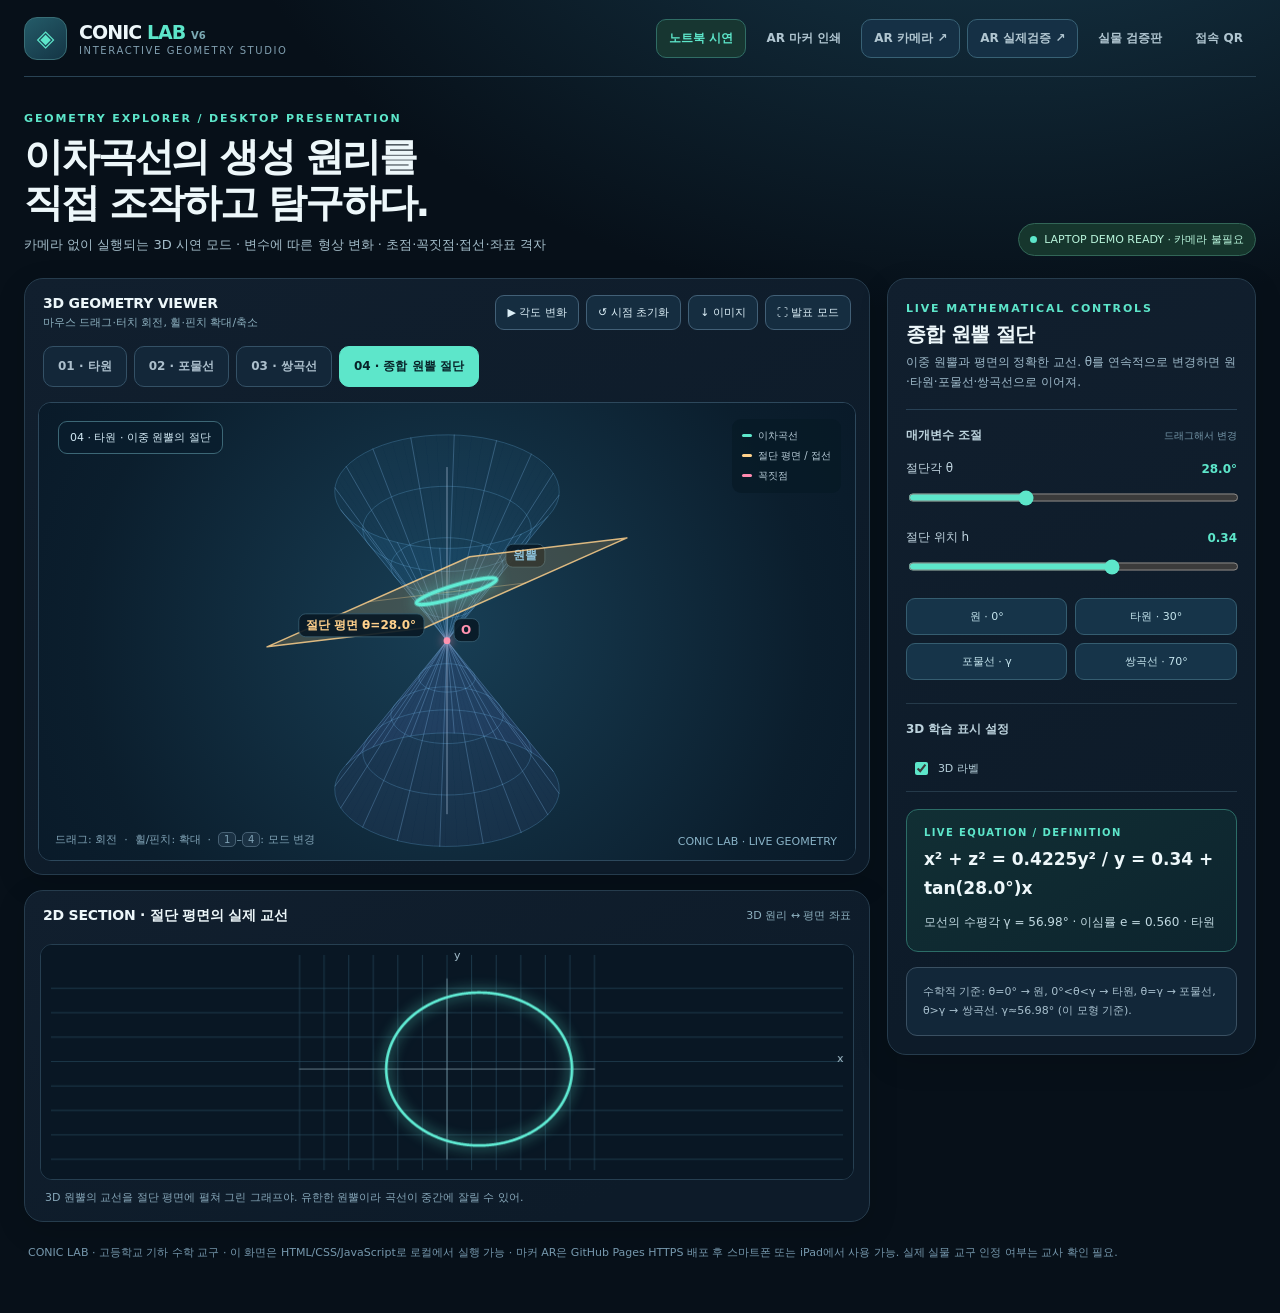
<file: index.html>
<!doctype html>
<html lang="ko">
<head>
<meta charset="utf-8">
<meta name="viewport" content="width=device-width,initial-scale=1,viewport-fit=cover">
<meta name="theme-color" content="#071019">
<meta name="description" content="CONIC LAB: 노트북과 iPad에서 이차곡선의 생성 원리를 조작하고 관찰하는 인터랙티브 기하 교구">
<title>CONIC LAB | 이차곡선 3D 시연실</title>
<link rel="stylesheet" href="desktop.css">
</head>
<body>
<div class="app" id="appRoot">
<header class="topbar">
  <a class="brand" href="index.html" aria-label="홈"><div class="brand-symbol">◈</div><div><div class="brand-name">CONIC <span>LAB</span> <small style="display:inline;font-size:10px;letter-spacing:0;color:#7cabb5">V6</small></div><small>INTERACTIVE GEOMETRY STUDIO</small></div></a>
  <nav class="topnav" aria-label="페이지 탐색">
    <a class="navlink active" href="index.html">노트북 시연</a>
    <a class="navlink" href="markers.html">AR 마커 인쇄</a>
    <a class="navlink ar" href="ar.html" title="HTTPS 배포 후 카메라 사용">AR 카메라 ↗</a>
    <a class="navlink ar" href="ar-verify.html" title="실제 마커 검증 화면">AR 실제검증 ↗</a>
    <a class="navlink" href="math-board.html">실물 검증판</a>
    <a class="navlink" href="qr.html">접속 QR</a>
  </nav>
</header>
<section class="intro">
  <div><span class="eyebrow">GEOMETRY EXPLORER / DESKTOP PRESENTATION</span><h1>이차곡선의 생성 원리를<br>직접 조작하고 탐구하다.</h1><p>카메라 없이 실행되는 3D 시연 모드 · 변수에 따른 형상 변화 · 초점·꼭짓점·접선·좌표 격자</p></div>
  <div class="status"><i></i> LAPTOP DEMO READY · 카메라 불필요</div>
</section>
<main class="layout" id="layout">
  <div class="left">
    <section class="surface" aria-label="3D 도형 뷰어">
      <div class="surface-header"><div><h2>3D GEOMETRY VIEWER</h2><small>마우스 드래그·터치 회전, 휠·핀치 확대/축소</small></div><div class="surface-actions"><button class="tiny-button" id="animBtn">▶ 각도 변화</button><button class="tiny-button" id="resetBtn">↺ 시점 초기화</button><button class="tiny-button" id="captureBtn">↓ 이미지</button><button class="tiny-button" id="wideBtn">⛶ 발표 모드</button></div></div>
      <div class="modebar" role="tablist" aria-label="이차곡선 종류"><button class="mode" role="tab" data-kind="ellipse">01 · 타원</button><button class="mode" role="tab" data-kind="parabola">02 · 포물선</button><button class="mode" role="tab" data-kind="hyperbola">03 · 쌍곡선</button><button class="mode selected" role="tab" data-kind="master" aria-selected="true">04 · 종합 원뿔 절단</button></div>
      <div class="viewer-container" id="viewContainer"><canvas id="threeView" aria-label="수학적 원리를 나타내는 3D 모델"></canvas><div class="corner-tag" id="viewerTitle">04 · 이중 원뿔과 절단 평면</div><div class="legend"><span><i class="swatch"></i> 이차곡선</span><span><i class="swatch gold"></i> 절단 평면 / 접선</span><span><i class="swatch pink"></i> 꼭짓점</span></div><div class="corner-guide">드래그: 회전 &nbsp;·&nbsp; 휠/핀치: 확대 &nbsp;·&nbsp; <span class="kbd">1</span>–<span class="kbd">4</span>: 모드 변경</div></div>
    </section>
    <section class="surface" aria-label="2D 좌표 그래프"><div class="surface-header"><h3 id="graphTitle">2D SECTION · 절단 평면의 교선</h3><small>3D 원리 ↔ 평면 좌표</small></div><div class="graph-wrap"><canvas id="graphView" aria-label="이차곡선 좌표 그래프"></canvas><p id="graphNote" class="graph-caption">절단 평면에 놓인 곡선을 같은 수학 조건으로 계산합니다.</p></div></section>
  </div>
  <aside class="surface controls" aria-label="변수 조작 패널">
    <div class="panel-header"><span class="eyebrow">LIVE MATHEMATICAL CONTROLS</span><h2 id="controlTitle">종합 원뿔 절단</h2><p id="controlDesc">절단 평면의 각도를 움직이면 교선의 종류와 형태가 연속적으로 변해.</p></div>
    <div class="ctrl-group"><div class="ctrl-group-title">매개변수 조절 <span class="tiptxt">드래그해서 변경</span></div><div id="sliderPanel"></div><div id="presets"></div></div>
    <div class="ctrl-group"><div class="ctrl-group-title">3D 학습 표시 설정</div><div id="flagsPanel" class="checkboxes"></div></div>
    <div class="math-card"><div class="math-label">LIVE EQUATION / DEFINITION</div><div class="equation" id="eqText">불러오는 중…</div><div class="details" id="detailText"></div></div>
    <div class="notice" id="notice">종합 모형의 각도 γ는 원뿔의 모선이 수평면과 이루는 각도야. θ = γ일 때 포물선이 나타나.</div>
  </aside>
</main>
<footer class="footer">CONIC LAB · 고등학교 기하 수학 교구 · 이 화면은 HTML/CSS/JavaScript로 로컬에서 실행 가능 · 마커 AR은 GitHub Pages HTTPS 배포 후 스마트폰 또는 iPad에서 사용 가능. 실제 실물 교구 인정 여부는 교사 확인 필요.</footer>
</div>
<div class="toast" id="toast" role="status" aria-live="polite"></div>
<script src="conic-core.js"></script>
<script src="desktop-app.js"></script>
</body>
</html>
</file>
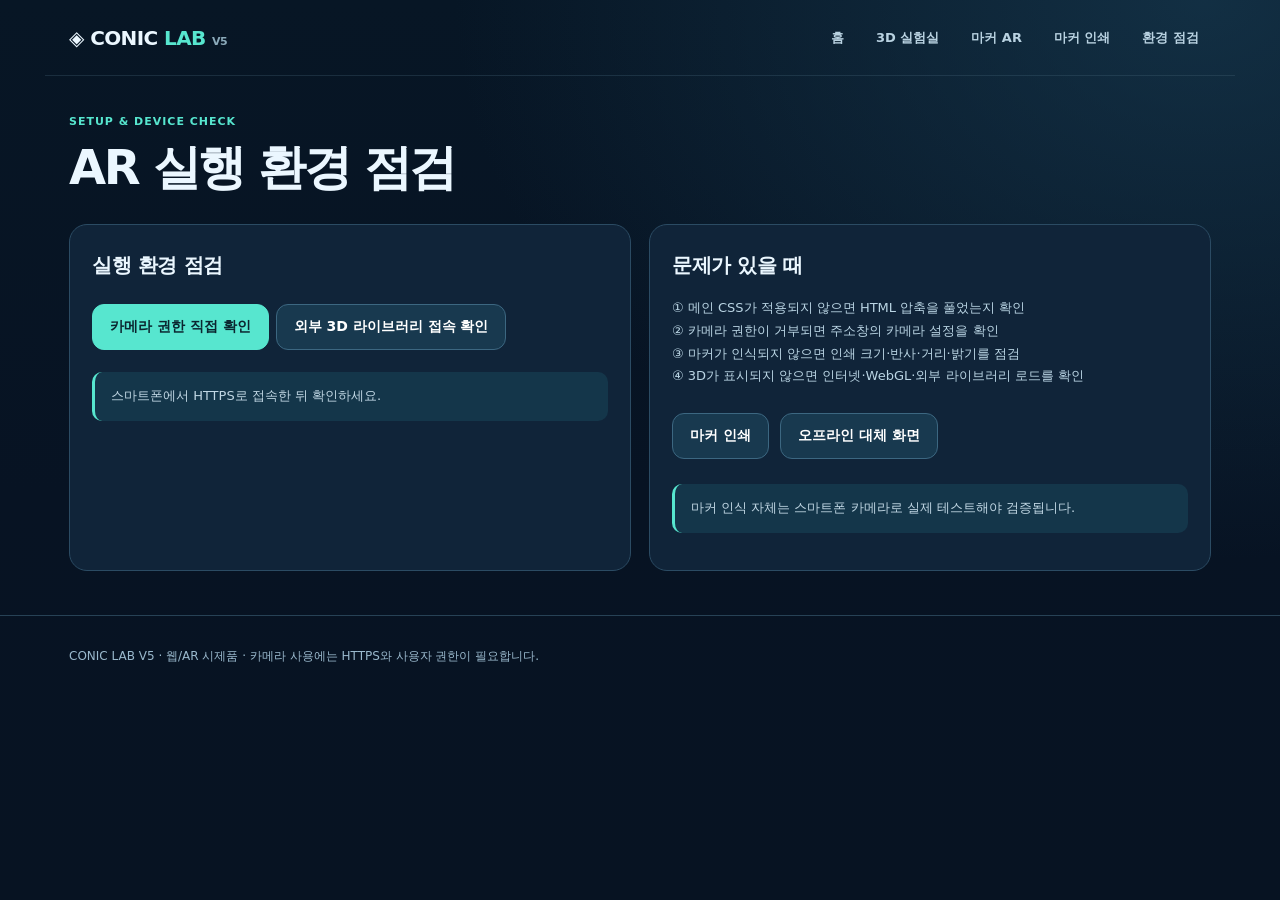
<file: diagnostics.html>
<!doctype html><html lang="ko"><head><meta charset="utf-8"><meta name="viewport" content="width=device-width,initial-scale=1"><meta name="theme-color" content="#071625"><title>AR 실행 환경 점검 | CONIC LAB</title><style>:root{--bg:#06121f;--surface:#102338;--surface2:#152d42;--card:#102439;--stroke:#2b4b63;--ink:#ebf7ff;--muted:#a8c1d2;--teal:#57e6cf;--amber:#ffcf82;--lav:#c7b4ff;--pink:#ff8096;font-family:Inter,system-ui,-apple-system,'Malgun Gothic','Noto Sans KR',sans-serif;color:var(--ink);background:var(--bg)}*{box-sizing:border-box}html{scroll-behavior:smooth}body{margin:0;min-height:100vh;background:radial-gradient(ellipse at 94% 0,#183c53a8 0,transparent 44%),linear-gradient(#071625,#071323 55%,#071322)}a{color:inherit;text-decoration:none}button,input{font:inherit}button{cursor:pointer}button:disabled{opacity:.5;cursor:not-allowed}img{max-width:100%}.container{max-width:1190px;margin:auto;padding:0 24px}.header{height:76px;display:flex;align-items:center;justify-content:space-between;gap:18px;border-bottom:1px solid #45637850}.header .logo{font-size:20px;font-weight:900;letter-spacing:-.03em}.logo span{color:var(--teal)}.header nav{display:flex;gap:8px;flex-wrap:wrap}.header nav a{padding:9px 12px;color:#b9d2e1;font-weight:650;font-size:13px;border-radius:10px}.header nav a:hover,.header nav a.active{background:#17374c;color:#fff}.pill,.tag{font-size:11px;letter-spacing:.09em;font-weight:800;color:var(--teal)}.tag{display:block;margin-bottom:8px}.pill{border:1px solid #397b83;border-radius:99px;padding:7px 11px;display:inline-block;background:#0d313650}.hero{display:grid;grid-template-columns:1.06fr .94fr;gap:32px;align-items:center;padding-top:65px;padding-bottom:75px}.hero h1{font-size:clamp(40px,5.8vw,78px);letter-spacing:-.065em;line-height:1.12;margin:14px 0 18px}.hero h1 strong{color:var(--teal)}.hero p{font-size:16px;line-height:1.85;color:#bfdae8;max-width:560px}.actions{display:flex;flex-wrap:wrap;gap:11px;margin:25px 0}.button{background:#18394f;border:1px solid #3c6781;color:white;padding:13px 17px;border-radius:12px;display:inline-flex;justify-content:center;align-items:center;gap:9px;font-size:14px;font-weight:750;min-height:44px;transition:transform .2s,background .2s}.button:hover{transform:translateY(-1px);background:#28516b}.button.primary{color:#0b2630;background:var(--teal);border-color:var(--teal)}.button.primary:hover{background:#a1f7e9}.button.ghost{background:transparent}.hero-visual{border:1px solid #3d637a;background:radial-gradient(ellipse at center,#22567870,#101d32 70%);border-radius:22px;padding:18px;min-height:420px;display:flex;flex-direction:column;justify-content:center;position:relative;overflow:hidden;box-shadow:0 30px 75px #01091466}.hero-visual img{width:100%;max-width:540px;object-fit:contain;mix-blend-mode:screen;align-self:center}.hero-visual .corner{position:absolute;top:18px;left:20px;font-size:12px;color:#a5c9dd}.hero-visual .caption{font-size:12px;text-align:center;color:#9fbdce}.stats{display:flex;flex-wrap:wrap;gap:16px;margin-top:22px;color:#a1becd;font-size:12px}.stats span:before{content:'●';color:var(--teal);margin-right:8px}.section{padding:24px 0 60px}.section h2{font-size:clamp(25px,4vw,37px);letter-spacing:-.035em}.subtitle{max-width:730px;font-size:14px;color:var(--muted);line-height:1.8}.card-grid{display:grid;grid-template-columns:repeat(4,minmax(0,1fr));gap:14px;margin-top:24px}.card{border:1px solid var(--stroke);border-radius:17px;padding:23px 18px;background:linear-gradient(150deg,#142b40,#0d1d31);min-width:0;box-shadow:0 14px 30px #0002}.card strong{display:block;font-size:21px;margin:12px 0}.card p{font-size:13px;color:#b0c8d7;line-height:1.8}.card .bubble{width:48px;height:48px;border-radius:13px;background:#1a404e;display:flex;align-items:center;justify-content:center;font-weight:900;font-size:27px;color:var(--teal)}.card:nth-child(2) .bubble{background:#463922;color:var(--amber)}.card:nth-child(3) .bubble{background:#30294e;color:var(--lav)}.card:nth-child(4) .bubble{background:#48303a;color:#ff9fac}.mini{font-size:11px;color:#7ea5b9;letter-spacing:.1em}.info-row{display:grid;grid-template-columns:1fr 1fr;gap:18px}.panel{border:1px solid var(--stroke);border-radius:18px;background:var(--card);padding:22px;min-width:0}.panel h3{margin:5px 0 18px;font-size:20px;letter-spacing:-.02em}.panel .explain{color:var(--muted);font-size:13px;line-height:1.7}.steps{display:grid;grid-template-columns:repeat(3,1fr);gap:12px}.step{background:#112a40;border:1px solid #34516a;border-radius:14px;padding:20px}.step b{display:block;color:var(--teal);font-size:24px;margin-bottom:9px}.step p{font-size:13px;color:#aac5d7;line-height:1.6}.footer{padding:30px 0;border-top:1px solid #274256;color:#9ab9cd;font-size:12px;line-height:1.8;margin-top:44px}.explore-header{padding-top:39px}.explore-header h1{font-size:clamp(30px,4.6vw,48px);letter-spacing:-.05em;margin:7px 0 5px}.explore-grid{display:grid;grid-template-columns:minmax(0,1.45fr) minmax(310px,.9fr);gap:16px;align-items:start;margin:21px 0}.viewer-stack{display:grid;gap:16px}.viewer-shell{height:min(52vh,480px);min-height:330px;background:radial-gradient(ellipse at 50% 55%,#21435e,#0a1b2e 70%);border:1px solid #33536d;border-radius:16px;overflow:hidden;position:relative}.viewer-shell canvas{display:block;width:100%;height:100%}.viewer-badge{position:absolute;top:15px;left:17px;color:#e5f9ff;font-size:12px;font-weight:700;z-index:2;background:#061828ad;padding:9px 11px;border-radius:8px}.viewer-hint{position:absolute;bottom:12px;right:15px;font-size:11px;color:#96bed4;background:#061828c8;padding:7px 9px;border-radius:7px}.graph-canvas{width:100%;height:295px;background:#081c2e;border:1px solid #304a63;border-radius:12px;display:block}.panel-title h3{margin:0 0 16px;font-size:21px}.range-row{margin:17px 0 20px}.range-label{display:flex;align-items:center;justify-content:space-between;gap:10px;margin-bottom:8px}.range-label label{font-size:13px;color:#dcecf6;font-weight:700}.range-label output{font-size:13px;color:var(--teal);font-variant-numeric:tabular-nums}.range-row input[type=range]{width:100%;accent-color:var(--teal)}.math-pane{border:1px solid #345975;background:#091b2c;padding:16px;border-radius:13px;margin-top:18px}.formula{font-size:16px;color:#f0f9ff;line-height:1.7;font-weight:750;overflow-wrap:anywhere}.math-details{white-space:pre-line;font-size:12px;line-height:1.85;color:#abc8dc;margin-top:10px}.toggles{display:flex;gap:7px;flex-wrap:wrap;margin-top:15px}.toggle{background:#19344b;border:1px solid #385976;border-radius:9px;padding:7px 9px;font-size:12px;color:#cee2f0;cursor:pointer;white-space:nowrap}.toggle input{accent-color:var(--teal);vertical-align:-1px}.preset-row{display:grid;grid-template-columns:repeat(2,1fr);gap:6px;margin:17px 0}.preset-row button,.subbutton{padding:10px;border:1px solid #45667e;border-radius:9px;background:#1c3a50;color:#e5f5fa;font-size:12px}.preset-row button:hover,.subbutton:hover{background:#2d5671}.subbutton{width:100%;margin:10px 0}.kind-tabs{display:flex;gap:8px;flex-wrap:wrap;margin:14px 0}.kind-tabs button{border:1px solid #46647c;background:#142c43;color:#cbe5f0;border-radius:10px;padding:11px 15px;font-weight:750;font-size:13px}.kind-tabs button.active{background:var(--teal);color:#062931;border-color:var(--teal)}.notice{border-left:3px solid var(--teal);border-radius:10px;padding:13px 16px;background:#14364a;color:#c1d7e4;font-size:13px;line-height:1.75;margin:15px 0}.hidden{display:none!important}.print-sheet{background:white;color:#142333;width:210mm;min-height:297mm;padding:15mm;margin:18px auto;box-shadow:0 15px 40px #0004;display:grid;grid-template-columns:1fr 1fr;grid-template-rows:1fr 1fr;gap:13mm}.print-marker{border:1px dashed #c4ced7;display:flex;flex-direction:column;align-items:center;justify-content:center;padding:5mm;text-align:center;gap:6px;min-width:0}.print-marker img{width:76mm;height:76mm;max-width:100%;image-rendering:pixelated}.print-marker strong{font-size:16px}.print-marker p{font-size:10px;color:#456075;margin:0}.print-hint{grid-column:1/-1;font-size:10px;color:#556b7f;text-align:center}.print-sheet{grid-template-rows:1fr 1fr auto}.print-sheet .print-marker{grid-row:span 1}.light-mode{background:#e8f0f7;color:#1b2e40}.light-mode .panel{background:white;color:#132637}.light-mode .header nav a,.light-mode .header .logo{color:#182d40}.light-mode .subtitle{color:#526d80}.light-mode .header{border-color:#cbd6e0}.light-mode .footer{color:#526d80}#qr-output{background:#fff;padding:20px;display:inline-block;border-radius:12px;margin:20px auto}.qr-wrapper{text-align:center}.field{display:block;color:#dcecf6;margin:14px 0 7px;font-size:13px;font-weight:700}.input{width:100%;border:1px solid #4a6d81;background:#0b2237;padding:13px;border-radius:10px;color:white}.ar-body{overflow:hidden;height:100dvh;background:#050f1d}.ar-body .camera{position:fixed;inset:0}.ar-body a-scene{width:100%!important;height:100%!important}.ar-top{position:fixed;z-index:999;top:0;left:0;right:0;display:flex;justify-content:space-between;gap:8px;align-items:flex-start;padding:calc(env(safe-area-inset-top) + 14px) 14px 30px;background:linear-gradient(#071525ee,#07152500);pointer-events:none}.ar-top>*{pointer-events:auto}.ar-top a{font-size:12px;background:#0a2948cb;border:1px solid #50768f;border-radius:9px;padding:10px;color:#edfaff}.ar-top b{font-size:17px}.ar-bottom{position:fixed;z-index:999;bottom:0;right:0;width:min(430px,100%);max-height:68dvh;overflow:auto;background:linear-gradient(#091a2ded,#071424f7);border:1px solid #315775;border-radius:18px 18px 0 0;padding:13px 17px calc(env(safe-area-inset-bottom) + 15px);backdrop-filter:blur(13px)}.ar-status{text-align:center;font-size:12px;padding:9px;border-radius:99px;border:1px solid #456a83;color:#d5eafa;background:#102c42;margin-bottom:9px}.ar-status.ok{background:#0d443e;border-color:#38ab99;color:#cefff2}.ar-warning{font-size:11px;color:#9fc0d2;line-height:1.6;margin:10px 0}.ar-bottom .range-row{margin:11px 0}.ar-bottom .panel-title h3{font-size:16px;margin-bottom:8px}.ar-bottom .formula{font-size:13px}.ar-bottom .math-details{font-size:11px}.ar-bottom .toggles{margin:9px 0}.ar-banner{position:fixed;z-index:500;top:28%;left:8%;right:8%;max-width:500px;margin:auto;background:#0b2539eb;border:1px solid #4b7788;border-radius:16px;text-align:center;padding:19px;color:white;line-height:1.75;font-size:14px;pointer-events:none}.ar-banner.hidden{display:none}.graph-note{color:#a1bed2;font-size:12px;margin-top:10px;line-height:1.7}@media(max-width:940px){.hero{grid-template-columns:1fr}.hero-visual{min-height:310px}.explore-grid{grid-template-columns:1fr}.card-grid{grid-template-columns:repeat(2,1fr)}.hero{padding-top:35px}.steps{grid-template-columns:1fr}.ar-bottom{width:min(440px,100%)}}@media(max-width:600px){.container{padding:0 16px}.header{height:auto;min-height:70px;align-items:flex-start;padding:15px 0;flex-direction:column}.header nav{gap:3px}.header nav a{font-size:11px;padding:7px}.hero h1{font-size:43px}.hero-visual{min-height:260px}.hero-visual img{max-width:310px}.card-grid{gap:9px}.card{padding:14px}.card strong{font-size:17px}.card p{font-size:12px}.viewer-shell{min-height:270px;height:40vh}.panel{padding:17px}.print-sheet{width:100%;min-height:auto;grid-template-columns:1fr;grid-template-rows:none;gap:6mm;padding:9mm}.print-marker img{width:75mm;height:75mm}.ar-top b{font-size:14px}}@page{size:A4;margin:0}@media print{.no-print,.header,.footer,.print-hud{display:none!important}html,body{background:white!important;margin:0!important}.print-sheet{width:210mm;height:297mm;min-height:297mm;max-height:297mm;margin:0;box-shadow:none;padding:12mm 14mm;grid-template-columns:1fr 1fr;grid-template-rows:1fr 1fr auto;gap:8mm;break-after:page}.print-marker{border:1px solid #dbe4e8}.print-marker img{width:74mm;height:74mm}.print-sheet:last-of-type{break-after:auto}}
.ar-bottom.collapsed .controls-content{display:none}.ar-bottom.collapsed{max-height:90px}.ar-bottom .ar-minihead{display:flex;align-items:center;justify-content:space-between;gap:12px}.ar-minihead button{border:1px solid #43627c;background:#143550;border-radius:8px;color:white;padding:7px 9px;font-size:12px}.ar-bottom .ar-banner{position:fixed;left:5%;right:5%}
</style><style>.testline{display:flex;justify-content:space-between;align-items:center;gap:10px;padding:12px;border-bottom:1px solid #28465c}.testline small{color:#a8c1d2}.pass{color:#57e6cf}.warn{color:#ffcf82}.fail{color:#ff8096}.help{font-size:13px;color:#bad5e4;line-height:1.75}.standalonecanvas{display:block;width:100%;max-height:560px;background:#071b30;border:1px solid #34546a;border-radius:16px}.testbtn{margin:7px 7px 7px 0}</style></head><body><header class="header container"><a href="index.html" class="logo">◈ CONIC <span>LAB</span> <small style="font-size:11px;color:#8baaba">V5</small></a><nav><a href="index.html">홈</a><a href="lab.html">3D 실험실</a><a href="ar.html">마커 AR</a><a href="markers.html">마커 인쇄</a><a href="diagnostics.html">환경 점검</a></nav></header><main class="container"><section class="explore-header"><span class="tag">SETUP & DEVICE CHECK</span><h1>AR 실행 환경 점검</h1></section><div class="info-row" style="margin:24px 0"><div class="panel"><h3>실행 환경 점검</h3><div id="checks"></div><button class="button primary testbtn" id="camera">카메라 권한 직접 확인</button><button class="button testbtn" id="network">외부 3D 라이브러리 접속 확인</button><div id="result" class="notice">스마트폰에서 HTTPS로 접속한 뒤 확인하세요.</div></div><div class="panel"><h3>문제가 있을 때</h3><p class="help">① 메인 CSS가 적용되지 않으면 HTML 압축을 풀었는지 확인<br>② 카메라 권한이 거부되면 주소창의 카메라 설정을 확인<br>③ 마커가 인식되지 않으면 인쇄 크기·반사·거리·밝기를 점검<br>④ 3D가 표시되지 않으면 인터넷·WebGL·외부 라이브러리 로드를 확인</p><div class="actions"><a class="button" href="markers.html">마커 인쇄</a><a class="button" href="offline-demo.html">오프라인 대체 화면</a></div><div class="notice">마커 인식 자체는 스마트폰 카메라로 실제 테스트해야 검증됩니다.</div></div></div></main><footer class="footer"><div class="container">CONIC LAB V5 · 웹/AR 시제품 · 카메라 사용에는 HTTPS와 사용자 권한이 필요합니다.</div></footer><script>(()=>{const checks=document.getElementById('checks'),result=document.getElementById('result');function add(n,value,pass,help){let row=document.createElement('div');row.className='testline';const txt=document.createElement('span');txt.textContent=n;const state=document.createElement('span');state.textContent=value;state.className=pass?'pass':'warn';row.append(txt,state);checks.append(row);if(help){let h=document.createElement('small');h.textContent=help;checks.append(h)}}const secure=location.protocol==='https:'||location.hostname==='localhost';add('HTTPS 또는 localhost',secure?'충족':'확인 필요',secure);add('WebGL',(()=>{try{const c=document.createElement('canvas');return !!(c.getContext('webgl2')||c.getContext('webgl'))}catch(e){return false}})()?'지원':'미지원',Boolean((()=>{try{return document.createElement('canvas').getContext('webgl')}catch(e){return false}})()));add('카메라 인터페이스',!!navigator.mediaDevices?.getUserMedia?'사용 가능':'이용 불가',!!navigator.mediaDevices?.getUserMedia);Promise.all(['markers/ellipse.patt','markers/parabola.patt','markers/hyperbola.patt','markers/master.patt'].map(u=>fetch(u).then(r=>r.ok))).then(s=>add('마커 패턴 파일 4개',s.every(Boolean)?'모두 확인':'일부 누락',s.every(Boolean))).catch(()=>add('마커 패턴 파일','확인 실패',false));document.getElementById('camera').onclick=async()=>{try{const stream=await navigator.mediaDevices.getUserMedia({video:{facingMode:'environment'}});stream.getTracks().forEach(t=>t.stop());result.textContent='카메라 권한 확인 완료. 이제 AR 페이지로 이동하세요.'}catch(e){result.textContent='카메라 권한 확인 실패: '+e.message}};document.getElementById('network').onclick=async()=>{const url='https://aframe.io/releases/1.6.0/aframe.min.js';try{const r=await fetch(url,{mode:'no-cors'});result.textContent='외부 라이브러리에 연결을 요청했습니다. 실제 실행 성공 여부는 AR 화면에서 확인해야 합니다.'}catch(e){result.textContent='외부 라이브러리 연결 실패: '+e.message}}}})();</script></body></html>
</file>
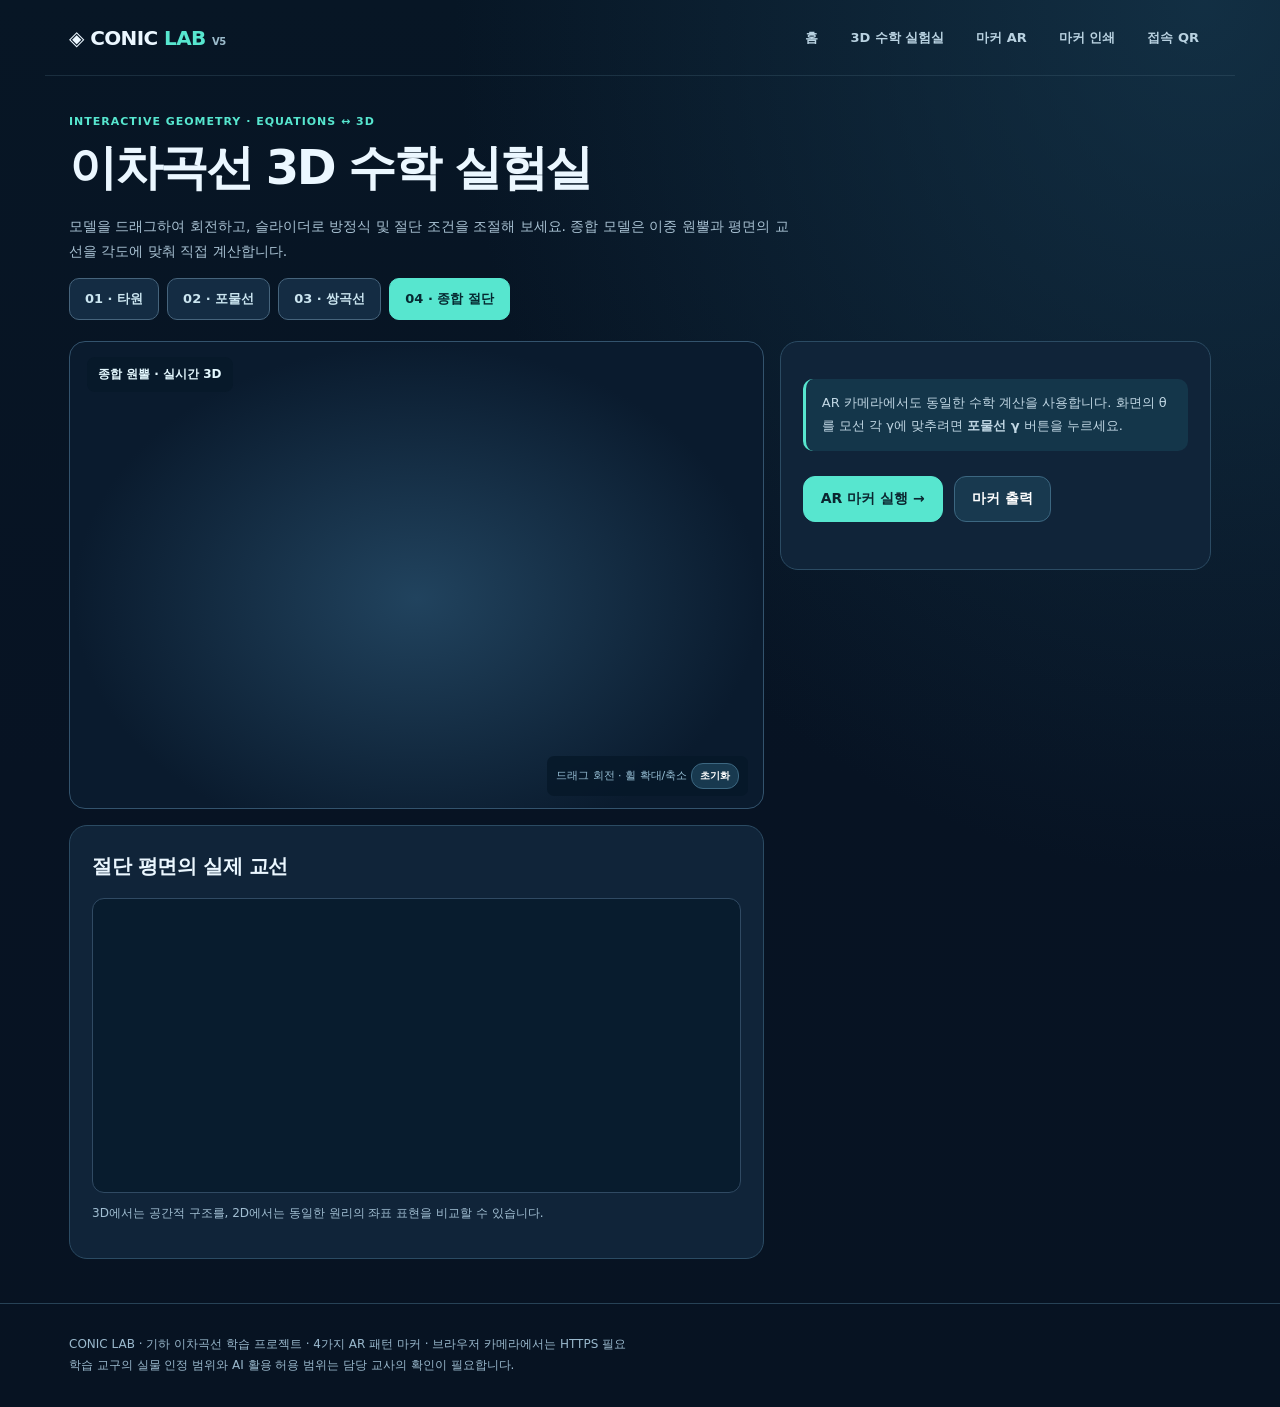
<file: lab.html>
<!doctype html><html lang="ko"><head><meta charset="utf-8"><meta name="viewport" content="width=device-width,initial-scale=1,viewport-fit=cover"><meta name="theme-color" content="#071625"><meta name="description" content="CONIC LAB 수학적 원리 기반 마커 AR 이차곡선 학습 도구"><title>3D 수학 실험실 | CONIC LAB</title><style>:root{--bg:#06121f;--surface:#102338;--surface2:#152d42;--card:#102439;--stroke:#2b4b63;--ink:#ebf7ff;--muted:#a8c1d2;--teal:#57e6cf;--amber:#ffcf82;--lav:#c7b4ff;--pink:#ff8096;font-family:Inter,system-ui,-apple-system,'Malgun Gothic','Noto Sans KR',sans-serif;color:var(--ink);background:var(--bg)}*{box-sizing:border-box}html{scroll-behavior:smooth}body{margin:0;min-height:100vh;background:radial-gradient(ellipse at 94% 0,#183c53a8 0,transparent 44%),linear-gradient(#071625,#071323 55%,#071322)}a{color:inherit;text-decoration:none}button,input{font:inherit}button{cursor:pointer}button:disabled{opacity:.5;cursor:not-allowed}img{max-width:100%}.container{max-width:1190px;margin:auto;padding:0 24px}.header{height:76px;display:flex;align-items:center;justify-content:space-between;gap:18px;border-bottom:1px solid #45637850}.header .logo{font-size:20px;font-weight:900;letter-spacing:-.03em}.logo span{color:var(--teal)}.header nav{display:flex;gap:8px;flex-wrap:wrap}.header nav a{padding:9px 12px;color:#b9d2e1;font-weight:650;font-size:13px;border-radius:10px}.header nav a:hover,.header nav a.active{background:#17374c;color:#fff}.pill,.tag{font-size:11px;letter-spacing:.09em;font-weight:800;color:var(--teal)}.tag{display:block;margin-bottom:8px}.pill{border:1px solid #397b83;border-radius:99px;padding:7px 11px;display:inline-block;background:#0d313650}.hero{display:grid;grid-template-columns:1.06fr .94fr;gap:32px;align-items:center;padding-top:65px;padding-bottom:75px}.hero h1{font-size:clamp(40px,5.8vw,78px);letter-spacing:-.065em;line-height:1.12;margin:14px 0 18px}.hero h1 strong{color:var(--teal)}.hero p{font-size:16px;line-height:1.85;color:#bfdae8;max-width:560px}.actions{display:flex;flex-wrap:wrap;gap:11px;margin:25px 0}.button{background:#18394f;border:1px solid #3c6781;color:white;padding:13px 17px;border-radius:12px;display:inline-flex;justify-content:center;align-items:center;gap:9px;font-size:14px;font-weight:750;min-height:44px;transition:transform .2s,background .2s}.button:hover{transform:translateY(-1px);background:#28516b}.button.primary{color:#0b2630;background:var(--teal);border-color:var(--teal)}.button.primary:hover{background:#a1f7e9}.button.ghost{background:transparent}.hero-visual{border:1px solid #3d637a;background:radial-gradient(ellipse at center,#22567870,#101d32 70%);border-radius:22px;padding:18px;min-height:420px;display:flex;flex-direction:column;justify-content:center;position:relative;overflow:hidden;box-shadow:0 30px 75px #01091466}.hero-visual img{width:100%;max-width:540px;object-fit:contain;mix-blend-mode:screen;align-self:center}.hero-visual .corner{position:absolute;top:18px;left:20px;font-size:12px;color:#a5c9dd}.hero-visual .caption{font-size:12px;text-align:center;color:#9fbdce}.stats{display:flex;flex-wrap:wrap;gap:16px;margin-top:22px;color:#a1becd;font-size:12px}.stats span:before{content:'●';color:var(--teal);margin-right:8px}.section{padding:24px 0 60px}.section h2{font-size:clamp(25px,4vw,37px);letter-spacing:-.035em}.subtitle{max-width:730px;font-size:14px;color:var(--muted);line-height:1.8}.card-grid{display:grid;grid-template-columns:repeat(4,minmax(0,1fr));gap:14px;margin-top:24px}.card{border:1px solid var(--stroke);border-radius:17px;padding:23px 18px;background:linear-gradient(150deg,#142b40,#0d1d31);min-width:0;box-shadow:0 14px 30px #0002}.card strong{display:block;font-size:21px;margin:12px 0}.card p{font-size:13px;color:#b0c8d7;line-height:1.8}.card .bubble{width:48px;height:48px;border-radius:13px;background:#1a404e;display:flex;align-items:center;justify-content:center;font-weight:900;font-size:27px;color:var(--teal)}.card:nth-child(2) .bubble{background:#463922;color:var(--amber)}.card:nth-child(3) .bubble{background:#30294e;color:var(--lav)}.card:nth-child(4) .bubble{background:#48303a;color:#ff9fac}.mini{font-size:11px;color:#7ea5b9;letter-spacing:.1em}.info-row{display:grid;grid-template-columns:1fr 1fr;gap:18px}.panel{border:1px solid var(--stroke);border-radius:18px;background:var(--card);padding:22px;min-width:0}.panel h3{margin:5px 0 18px;font-size:20px;letter-spacing:-.02em}.panel .explain{color:var(--muted);font-size:13px;line-height:1.7}.steps{display:grid;grid-template-columns:repeat(3,1fr);gap:12px}.step{background:#112a40;border:1px solid #34516a;border-radius:14px;padding:20px}.step b{display:block;color:var(--teal);font-size:24px;margin-bottom:9px}.step p{font-size:13px;color:#aac5d7;line-height:1.6}.footer{padding:30px 0;border-top:1px solid #274256;color:#9ab9cd;font-size:12px;line-height:1.8;margin-top:44px}.explore-header{padding-top:39px}.explore-header h1{font-size:clamp(30px,4.6vw,48px);letter-spacing:-.05em;margin:7px 0 5px}.explore-grid{display:grid;grid-template-columns:minmax(0,1.45fr) minmax(310px,.9fr);gap:16px;align-items:start;margin:21px 0}.viewer-stack{display:grid;gap:16px}.viewer-shell{height:min(52vh,480px);min-height:330px;background:radial-gradient(ellipse at 50% 55%,#21435e,#0a1b2e 70%);border:1px solid #33536d;border-radius:16px;overflow:hidden;position:relative}.viewer-shell canvas{display:block;width:100%;height:100%}.viewer-badge{position:absolute;top:15px;left:17px;color:#e5f9ff;font-size:12px;font-weight:700;z-index:2;background:#061828ad;padding:9px 11px;border-radius:8px}.viewer-hint{position:absolute;bottom:12px;right:15px;font-size:11px;color:#96bed4;background:#061828c8;padding:7px 9px;border-radius:7px}.graph-canvas{width:100%;height:295px;background:#081c2e;border:1px solid #304a63;border-radius:12px;display:block}.panel-title h3{margin:0 0 16px;font-size:21px}.range-row{margin:17px 0 20px}.range-label{display:flex;align-items:center;justify-content:space-between;gap:10px;margin-bottom:8px}.range-label label{font-size:13px;color:#dcecf6;font-weight:700}.range-label output{font-size:13px;color:var(--teal);font-variant-numeric:tabular-nums}.range-row input[type=range]{width:100%;accent-color:var(--teal)}.math-pane{border:1px solid #345975;background:#091b2c;padding:16px;border-radius:13px;margin-top:18px}.formula{font-size:16px;color:#f0f9ff;line-height:1.7;font-weight:750;overflow-wrap:anywhere}.math-details{white-space:pre-line;font-size:12px;line-height:1.85;color:#abc8dc;margin-top:10px}.toggles{display:flex;gap:7px;flex-wrap:wrap;margin-top:15px}.toggle{background:#19344b;border:1px solid #385976;border-radius:9px;padding:7px 9px;font-size:12px;color:#cee2f0;cursor:pointer;white-space:nowrap}.toggle input{accent-color:var(--teal);vertical-align:-1px}.preset-row{display:grid;grid-template-columns:repeat(2,1fr);gap:6px;margin:17px 0}.preset-row button,.subbutton{padding:10px;border:1px solid #45667e;border-radius:9px;background:#1c3a50;color:#e5f5fa;font-size:12px}.preset-row button:hover,.subbutton:hover{background:#2d5671}.subbutton{width:100%;margin:10px 0}.kind-tabs{display:flex;gap:8px;flex-wrap:wrap;margin:14px 0}.kind-tabs button{border:1px solid #46647c;background:#142c43;color:#cbe5f0;border-radius:10px;padding:11px 15px;font-weight:750;font-size:13px}.kind-tabs button.active{background:var(--teal);color:#062931;border-color:var(--teal)}.notice{border-left:3px solid var(--teal);border-radius:10px;padding:13px 16px;background:#14364a;color:#c1d7e4;font-size:13px;line-height:1.75;margin:15px 0}.hidden{display:none!important}.print-sheet{background:white;color:#142333;width:210mm;min-height:297mm;padding:15mm;margin:18px auto;box-shadow:0 15px 40px #0004;display:grid;grid-template-columns:1fr 1fr;grid-template-rows:1fr 1fr;gap:13mm}.print-marker{border:1px dashed #c4ced7;display:flex;flex-direction:column;align-items:center;justify-content:center;padding:5mm;text-align:center;gap:6px;min-width:0}.print-marker img{width:76mm;height:76mm;max-width:100%;image-rendering:pixelated}.print-marker strong{font-size:16px}.print-marker p{font-size:10px;color:#456075;margin:0}.print-hint{grid-column:1/-1;font-size:10px;color:#556b7f;text-align:center}.print-sheet{grid-template-rows:1fr 1fr auto}.print-sheet .print-marker{grid-row:span 1}.light-mode{background:#e8f0f7;color:#1b2e40}.light-mode .panel{background:white;color:#132637}.light-mode .header nav a,.light-mode .header .logo{color:#182d40}.light-mode .subtitle{color:#526d80}.light-mode .header{border-color:#cbd6e0}.light-mode .footer{color:#526d80}#qr-output{background:#fff;padding:20px;display:inline-block;border-radius:12px;margin:20px auto}.qr-wrapper{text-align:center}.field{display:block;color:#dcecf6;margin:14px 0 7px;font-size:13px;font-weight:700}.input{width:100%;border:1px solid #4a6d81;background:#0b2237;padding:13px;border-radius:10px;color:white}.ar-body{overflow:hidden;height:100dvh;background:#050f1d}.ar-body .camera{position:fixed;inset:0}.ar-body a-scene{width:100%!important;height:100%!important}.ar-top{position:fixed;z-index:999;top:0;left:0;right:0;display:flex;justify-content:space-between;gap:8px;align-items:flex-start;padding:calc(env(safe-area-inset-top) + 14px) 14px 30px;background:linear-gradient(#071525ee,#07152500);pointer-events:none}.ar-top>*{pointer-events:auto}.ar-top a{font-size:12px;background:#0a2948cb;border:1px solid #50768f;border-radius:9px;padding:10px;color:#edfaff}.ar-top b{font-size:17px}.ar-bottom{position:fixed;z-index:999;bottom:0;right:0;width:min(430px,100%);max-height:68dvh;overflow:auto;background:linear-gradient(#091a2ded,#071424f7);border:1px solid #315775;border-radius:18px 18px 0 0;padding:13px 17px calc(env(safe-area-inset-bottom) + 15px);backdrop-filter:blur(13px)}.ar-status{text-align:center;font-size:12px;padding:9px;border-radius:99px;border:1px solid #456a83;color:#d5eafa;background:#102c42;margin-bottom:9px}.ar-status.ok{background:#0d443e;border-color:#38ab99;color:#cefff2}.ar-warning{font-size:11px;color:#9fc0d2;line-height:1.6;margin:10px 0}.ar-bottom .range-row{margin:11px 0}.ar-bottom .panel-title h3{font-size:16px;margin-bottom:8px}.ar-bottom .formula{font-size:13px}.ar-bottom .math-details{font-size:11px}.ar-bottom .toggles{margin:9px 0}.ar-banner{position:fixed;z-index:500;top:28%;left:8%;right:8%;max-width:500px;margin:auto;background:#0b2539eb;border:1px solid #4b7788;border-radius:16px;text-align:center;padding:19px;color:white;line-height:1.75;font-size:14px;pointer-events:none}.ar-banner.hidden{display:none}.graph-note{color:#a1bed2;font-size:12px;margin-top:10px;line-height:1.7}@media(max-width:940px){.hero{grid-template-columns:1fr}.hero-visual{min-height:310px}.explore-grid{grid-template-columns:1fr}.card-grid{grid-template-columns:repeat(2,1fr)}.hero{padding-top:35px}.steps{grid-template-columns:1fr}.ar-bottom{width:min(440px,100%)}}@media(max-width:600px){.container{padding:0 16px}.header{height:auto;min-height:70px;align-items:flex-start;padding:15px 0;flex-direction:column}.header nav{gap:3px}.header nav a{font-size:11px;padding:7px}.hero h1{font-size:43px}.hero-visual{min-height:260px}.hero-visual img{max-width:310px}.card-grid{gap:9px}.card{padding:14px}.card strong{font-size:17px}.card p{font-size:12px}.viewer-shell{min-height:270px;height:40vh}.panel{padding:17px}.print-sheet{width:100%;min-height:auto;grid-template-columns:1fr;grid-template-rows:none;gap:6mm;padding:9mm}.print-marker img{width:75mm;height:75mm}.ar-top b{font-size:14px}}@page{size:A4;margin:0}@media print{.no-print,.header,.footer,.print-hud{display:none!important}html,body{background:white!important;margin:0!important}.print-sheet{width:210mm;height:297mm;min-height:297mm;max-height:297mm;margin:0;box-shadow:none;padding:12mm 14mm;grid-template-columns:1fr 1fr;grid-template-rows:1fr 1fr auto;gap:8mm;break-after:page}.print-marker{border:1px solid #dbe4e8}.print-marker img{width:74mm;height:74mm}.print-sheet:last-of-type{break-after:auto}}
.ar-bottom.collapsed .controls-content{display:none}.ar-bottom.collapsed{max-height:90px}.ar-bottom .ar-minihead{display:flex;align-items:center;justify-content:space-between;gap:12px}.ar-minihead button{border:1px solid #43627c;background:#143550;border-radius:8px;color:white;padding:7px 9px;font-size:12px}.ar-bottom .ar-banner{position:fixed;left:5%;right:5%}

</style></head><body class=""><header class="header container"><a class="logo" href="index.html">◈ CONIC <span>LAB</span> <small style="font-size:10px;color:#9cbccc">V5</small></a><nav><a href="index.html">홈</a><a href="lab.html">3D 수학 실험실</a><a href="ar.html">마커 AR</a><a href="markers.html">마커 인쇄</a><a href="qr.html">접속 QR</a></nav></header><main class="container"><section class="explore-header"><span class="tag">INTERACTIVE GEOMETRY · EQUATIONS ↔ 3D</span><h1>이차곡선 3D 수학 실험실</h1><p class="subtitle">모델을 드래그하여 회전하고, 슬라이더로 방정식 및 절단 조건을 조절해 보세요. 종합 모델은 이중 원뿔과 평면의 교선을 각도에 맞춰 직접 계산합니다.</p><div class="kind-tabs"><button data-kind="ellipse">01 · 타원</button><button data-kind="parabola">02 · 포물선</button><button data-kind="hyperbola">03 · 쌍곡선</button><button class="active" data-kind="master">04 · 종합 절단</button></div></section><div class="explore-grid"><div class="viewer-stack"><div class="viewer-shell"><div class="viewer-badge" id="view-title">종합 원뿔 · 실시간 3D</div><canvas id="three-canvas" aria-label="이차곡선 3D 모형"></canvas><div class="viewer-hint">드래그 회전 · 휠 확대/축소 <button class="button" id="reset-view" style="padding:5px 8px;min-height:26px;font-size:10px">초기화</button></div></div><div class="panel"><h3 id="graph-title">절단 평면의 실제 교선</h3><canvas id="graph-canvas" class="graph-canvas" aria-label="교선과 좌표 그래프"></canvas><p class="graph-note">3D에서는 공간적 구조를, 2D에서는 동일한 원리의 좌표 표현을 비교할 수 있습니다.</p></div></div><aside class="panel"><div id="controls"></div><div class="notice">AR 카메라에서도 동일한 수학 계산을 사용합니다. 화면의 θ를 모선 각 γ에 맞추려면 <b>포물선 γ</b> 버튼을 누르세요.</div><div class="actions"><a class="button primary" href="ar.html">AR 마커 실행 →</a><a class="button" href="markers.html">마커 출력</a></div></aside></div></main><footer class="footer"><div class="container">CONIC LAB · 기하 이차곡선 학습 프로젝트 · 4가지 AR 패턴 마커 · 브라우저 카메라에서는 HTTPS 필요<br>학습 교구의 실물 인정 범위와 AI 활용 허용 범위는 담당 교사의 확인이 필요합니다.</div></footer><script src="https://aframe.io/releases/1.6.0/aframe.min.js"></script><script src="conic-core.js"></script><script src="conic-geometry.js"></script><script src="ui.js"></script><script src="lab-app.js"></script><script>window.addEventListener('load',()=>{setTimeout(()=>{if(!window.AFRAME?.THREE){const el=document.getElementById('three-canvas');if(el){const box=document.createElement('div');box.style.cssText='position:absolute;inset:55px 12px auto;background:#092c42ed;color:#fff;border:1px solid #74abc9;border-radius:12px;padding:18px;z-index:10;line-height:1.7';box.innerHTML='3D 엔진을 불러오지 못했습니다. 인터넷 연결을 확인하거나 <a style="color:#57e6cf;text-decoration:underline" href="offline-demo.html">오프라인 그래프</a>를 사용하세요.';el.parentElement.appendChild(box)}}},3500)})</script></body></html>
</file>
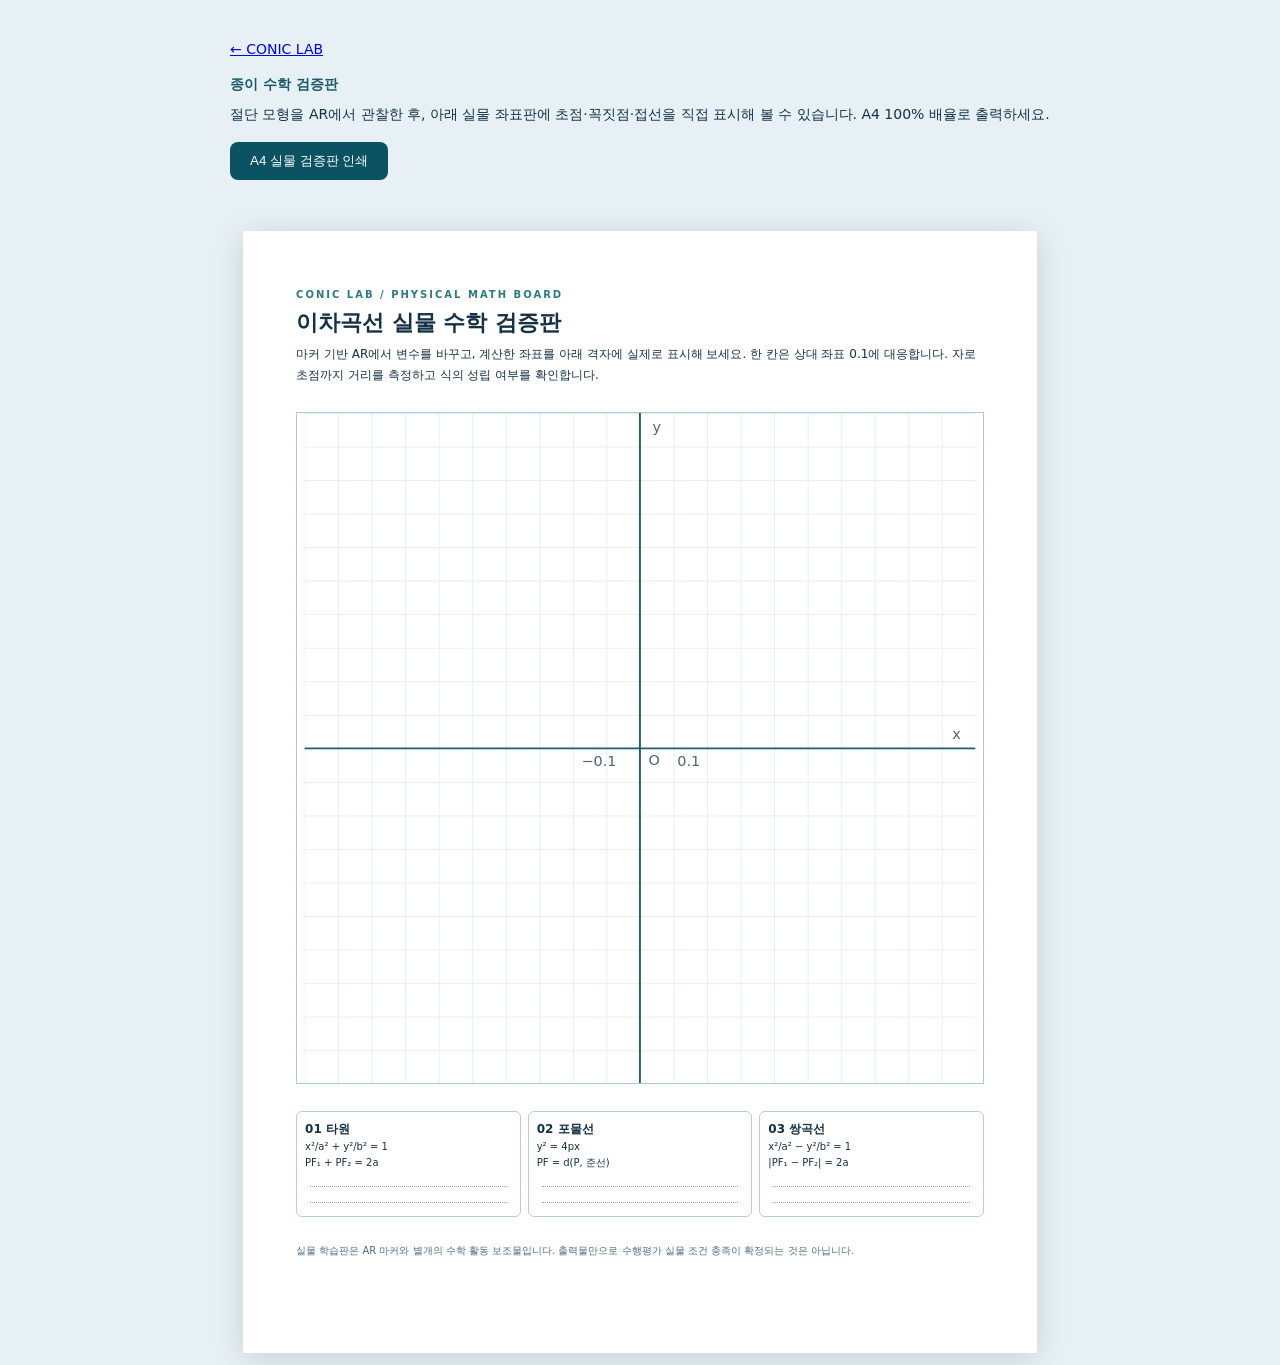
<file: math-board.html>
<!doctype html><html lang="ko"><head><meta charset="utf-8"><meta name="viewport" content="width=device-width,initial-scale=1"><title>CONIC LAB | 실물 수학 검증판</title><style>*{box-sizing:border-box}body{font-family:system-ui,'Malgun Gothic',sans-serif;background:#e6f0f5;color:#143145;margin:0}.actions{max-width:850px;margin:22px auto;font-size:14px;line-height:1.8;padding:15px}.actions button{padding:10px 20px;border:0;border-radius:8px;background:#0b5363;color:white;cursor:pointer}.sheet{width:210mm;height:297mm;background:white;margin:12px auto;padding:14mm;box-shadow:0 5px 30px #0002}.tag{color:#2b7b83;letter-spacing:2px;font-size:10px;font-weight:800}h1{font-size:22px;margin:6px 0}h2{font-size:14px;color:#17596a;margin:10px 0 5px}.desc{font-size:12px;line-height:1.7}.graph{width:182mm;height:178mm;border:1px solid #aecad3;margin:7mm auto;display:block}.cards{display:grid;grid-template-columns:repeat(3,1fr);gap:7px}.card{border:1px solid #b7ced8;border-radius:6px;padding:8px;font-size:10px;line-height:1.6}.card strong{font-size:12px}.space{height:11px;border-bottom:1px dotted #91a6b6;margin:5px}.foot{font-size:10px;color:#4d6d80;margin-top:7mm}@page{size:A4;margin:0}@media print{body{background:white}.actions{display:none}.sheet{margin:0;box-shadow:none;page-break-after:auto}}</style></head><body><div class="actions"><a href="index.html">← CONIC LAB</a><h2>종이 수학 검증판</h2>절단 모형을 AR에서 관찰한 후, 아래 실물 좌표판에 초점·꼭짓점·접선을 직접 표시해 볼 수 있습니다. A4 100% 배율로 출력하세요.<p><button onclick="print()">A4 실물 검증판 인쇄</button></p></div><main class="sheet"><span class="tag">CONIC LAB / PHYSICAL MATH BOARD</span><h1>이차곡선 실물 수학 검증판</h1><div class="desc">마커 기반 AR에서 변수를 바꾸고, 계산한 좌표를 아래 격자에 실제로 표시해 보세요. 한 칸은 상대 좌표 0.1에 대응합니다. 자로 초점까지 거리를 측정하고 식의 성립 여부를 확인합니다.</div><svg class="graph" viewBox="0 0 700 700" xmlns="http://www.w3.org/2000/svg"><defs><pattern id="small" width="35" height="35" patternUnits="userSpaceOnUse"><path d="M35 0H0V35" fill="none" stroke="#c9e1e8" stroke-width="1"/></pattern></defs><rect width="700" height="700" fill="url(#small)"/><line x1="0" x2="700" y1="350" y2="350" stroke="#255d70" stroke-width="2"/><line x1="350" x2="350" y1="0" y2="700" stroke="#255d70" stroke-width="2"/><g font-size="15" fill="#4b6775"><text x="676" y="340">x</text><text x="363" y="20">y</text><text x="359" y="367">O</text><text x="389" y="368">0.1</text><text x="289" y="368">−0.1</text></g></svg><div class="cards"><div class="card"><strong>01 타원</strong><div>x²/a² + y²/b² = 1</div><div>PF₁ + PF₂ = 2a</div><div class="space"></div><div class="space"></div></div><div class="card"><strong>02 포물선</strong><div>y² = 4px</div><div>PF = d(P, 준선)</div><div class="space"></div><div class="space"></div></div><div class="card"><strong>03 쌍곡선</strong><div>x²/a² − y²/b² = 1</div><div>|PF₁ − PF₂| = 2a</div><div class="space"></div><div class="space"></div></div></div><div class="foot">실물 학습판은 AR 마커와 별개의 수학 활동 보조물입니다. 출력물만으로 수행평가 실물 조건 충족이 확정되는 것은 아닙니다.</div></main></body></html>
</file>
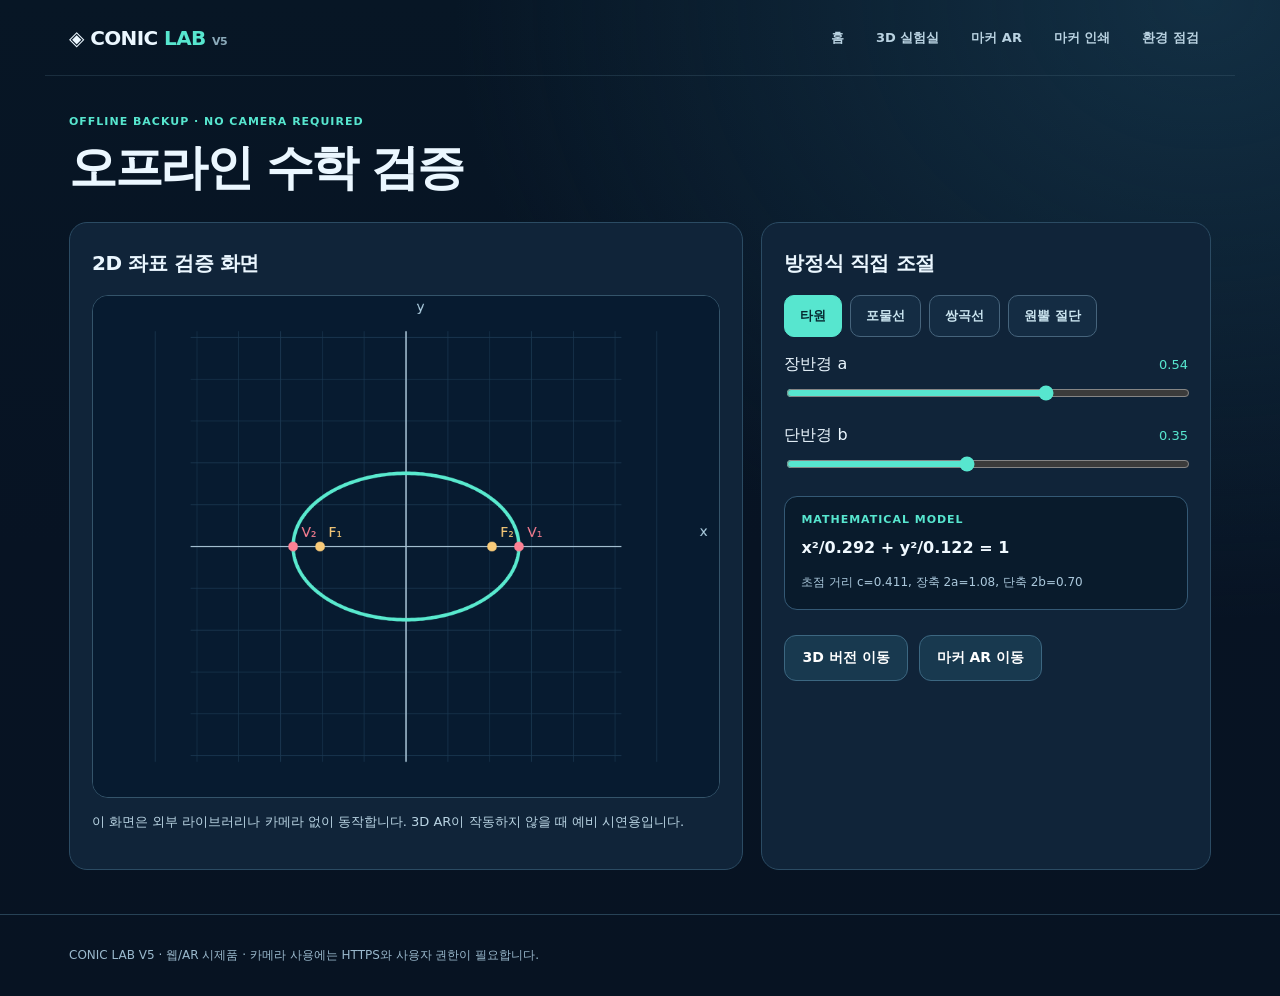
<file: offline-demo.html>
<!doctype html><html lang="ko"><head><meta charset="utf-8"><meta name="viewport" content="width=device-width,initial-scale=1"><meta name="theme-color" content="#071625"><title>오프라인 수학 검증 | CONIC LAB</title><style>:root{--bg:#06121f;--surface:#102338;--surface2:#152d42;--card:#102439;--stroke:#2b4b63;--ink:#ebf7ff;--muted:#a8c1d2;--teal:#57e6cf;--amber:#ffcf82;--lav:#c7b4ff;--pink:#ff8096;font-family:Inter,system-ui,-apple-system,'Malgun Gothic','Noto Sans KR',sans-serif;color:var(--ink);background:var(--bg)}*{box-sizing:border-box}html{scroll-behavior:smooth}body{margin:0;min-height:100vh;background:radial-gradient(ellipse at 94% 0,#183c53a8 0,transparent 44%),linear-gradient(#071625,#071323 55%,#071322)}a{color:inherit;text-decoration:none}button,input{font:inherit}button{cursor:pointer}button:disabled{opacity:.5;cursor:not-allowed}img{max-width:100%}.container{max-width:1190px;margin:auto;padding:0 24px}.header{height:76px;display:flex;align-items:center;justify-content:space-between;gap:18px;border-bottom:1px solid #45637850}.header .logo{font-size:20px;font-weight:900;letter-spacing:-.03em}.logo span{color:var(--teal)}.header nav{display:flex;gap:8px;flex-wrap:wrap}.header nav a{padding:9px 12px;color:#b9d2e1;font-weight:650;font-size:13px;border-radius:10px}.header nav a:hover,.header nav a.active{background:#17374c;color:#fff}.pill,.tag{font-size:11px;letter-spacing:.09em;font-weight:800;color:var(--teal)}.tag{display:block;margin-bottom:8px}.pill{border:1px solid #397b83;border-radius:99px;padding:7px 11px;display:inline-block;background:#0d313650}.hero{display:grid;grid-template-columns:1.06fr .94fr;gap:32px;align-items:center;padding-top:65px;padding-bottom:75px}.hero h1{font-size:clamp(40px,5.8vw,78px);letter-spacing:-.065em;line-height:1.12;margin:14px 0 18px}.hero h1 strong{color:var(--teal)}.hero p{font-size:16px;line-height:1.85;color:#bfdae8;max-width:560px}.actions{display:flex;flex-wrap:wrap;gap:11px;margin:25px 0}.button{background:#18394f;border:1px solid #3c6781;color:white;padding:13px 17px;border-radius:12px;display:inline-flex;justify-content:center;align-items:center;gap:9px;font-size:14px;font-weight:750;min-height:44px;transition:transform .2s,background .2s}.button:hover{transform:translateY(-1px);background:#28516b}.button.primary{color:#0b2630;background:var(--teal);border-color:var(--teal)}.button.primary:hover{background:#a1f7e9}.button.ghost{background:transparent}.hero-visual{border:1px solid #3d637a;background:radial-gradient(ellipse at center,#22567870,#101d32 70%);border-radius:22px;padding:18px;min-height:420px;display:flex;flex-direction:column;justify-content:center;position:relative;overflow:hidden;box-shadow:0 30px 75px #01091466}.hero-visual img{width:100%;max-width:540px;object-fit:contain;mix-blend-mode:screen;align-self:center}.hero-visual .corner{position:absolute;top:18px;left:20px;font-size:12px;color:#a5c9dd}.hero-visual .caption{font-size:12px;text-align:center;color:#9fbdce}.stats{display:flex;flex-wrap:wrap;gap:16px;margin-top:22px;color:#a1becd;font-size:12px}.stats span:before{content:'●';color:var(--teal);margin-right:8px}.section{padding:24px 0 60px}.section h2{font-size:clamp(25px,4vw,37px);letter-spacing:-.035em}.subtitle{max-width:730px;font-size:14px;color:var(--muted);line-height:1.8}.card-grid{display:grid;grid-template-columns:repeat(4,minmax(0,1fr));gap:14px;margin-top:24px}.card{border:1px solid var(--stroke);border-radius:17px;padding:23px 18px;background:linear-gradient(150deg,#142b40,#0d1d31);min-width:0;box-shadow:0 14px 30px #0002}.card strong{display:block;font-size:21px;margin:12px 0}.card p{font-size:13px;color:#b0c8d7;line-height:1.8}.card .bubble{width:48px;height:48px;border-radius:13px;background:#1a404e;display:flex;align-items:center;justify-content:center;font-weight:900;font-size:27px;color:var(--teal)}.card:nth-child(2) .bubble{background:#463922;color:var(--amber)}.card:nth-child(3) .bubble{background:#30294e;color:var(--lav)}.card:nth-child(4) .bubble{background:#48303a;color:#ff9fac}.mini{font-size:11px;color:#7ea5b9;letter-spacing:.1em}.info-row{display:grid;grid-template-columns:1fr 1fr;gap:18px}.panel{border:1px solid var(--stroke);border-radius:18px;background:var(--card);padding:22px;min-width:0}.panel h3{margin:5px 0 18px;font-size:20px;letter-spacing:-.02em}.panel .explain{color:var(--muted);font-size:13px;line-height:1.7}.steps{display:grid;grid-template-columns:repeat(3,1fr);gap:12px}.step{background:#112a40;border:1px solid #34516a;border-radius:14px;padding:20px}.step b{display:block;color:var(--teal);font-size:24px;margin-bottom:9px}.step p{font-size:13px;color:#aac5d7;line-height:1.6}.footer{padding:30px 0;border-top:1px solid #274256;color:#9ab9cd;font-size:12px;line-height:1.8;margin-top:44px}.explore-header{padding-top:39px}.explore-header h1{font-size:clamp(30px,4.6vw,48px);letter-spacing:-.05em;margin:7px 0 5px}.explore-grid{display:grid;grid-template-columns:minmax(0,1.45fr) minmax(310px,.9fr);gap:16px;align-items:start;margin:21px 0}.viewer-stack{display:grid;gap:16px}.viewer-shell{height:min(52vh,480px);min-height:330px;background:radial-gradient(ellipse at 50% 55%,#21435e,#0a1b2e 70%);border:1px solid #33536d;border-radius:16px;overflow:hidden;position:relative}.viewer-shell canvas{display:block;width:100%;height:100%}.viewer-badge{position:absolute;top:15px;left:17px;color:#e5f9ff;font-size:12px;font-weight:700;z-index:2;background:#061828ad;padding:9px 11px;border-radius:8px}.viewer-hint{position:absolute;bottom:12px;right:15px;font-size:11px;color:#96bed4;background:#061828c8;padding:7px 9px;border-radius:7px}.graph-canvas{width:100%;height:295px;background:#081c2e;border:1px solid #304a63;border-radius:12px;display:block}.panel-title h3{margin:0 0 16px;font-size:21px}.range-row{margin:17px 0 20px}.range-label{display:flex;align-items:center;justify-content:space-between;gap:10px;margin-bottom:8px}.range-label label{font-size:13px;color:#dcecf6;font-weight:700}.range-label output{font-size:13px;color:var(--teal);font-variant-numeric:tabular-nums}.range-row input[type=range]{width:100%;accent-color:var(--teal)}.math-pane{border:1px solid #345975;background:#091b2c;padding:16px;border-radius:13px;margin-top:18px}.formula{font-size:16px;color:#f0f9ff;line-height:1.7;font-weight:750;overflow-wrap:anywhere}.math-details{white-space:pre-line;font-size:12px;line-height:1.85;color:#abc8dc;margin-top:10px}.toggles{display:flex;gap:7px;flex-wrap:wrap;margin-top:15px}.toggle{background:#19344b;border:1px solid #385976;border-radius:9px;padding:7px 9px;font-size:12px;color:#cee2f0;cursor:pointer;white-space:nowrap}.toggle input{accent-color:var(--teal);vertical-align:-1px}.preset-row{display:grid;grid-template-columns:repeat(2,1fr);gap:6px;margin:17px 0}.preset-row button,.subbutton{padding:10px;border:1px solid #45667e;border-radius:9px;background:#1c3a50;color:#e5f5fa;font-size:12px}.preset-row button:hover,.subbutton:hover{background:#2d5671}.subbutton{width:100%;margin:10px 0}.kind-tabs{display:flex;gap:8px;flex-wrap:wrap;margin:14px 0}.kind-tabs button{border:1px solid #46647c;background:#142c43;color:#cbe5f0;border-radius:10px;padding:11px 15px;font-weight:750;font-size:13px}.kind-tabs button.active{background:var(--teal);color:#062931;border-color:var(--teal)}.notice{border-left:3px solid var(--teal);border-radius:10px;padding:13px 16px;background:#14364a;color:#c1d7e4;font-size:13px;line-height:1.75;margin:15px 0}.hidden{display:none!important}.print-sheet{background:white;color:#142333;width:210mm;min-height:297mm;padding:15mm;margin:18px auto;box-shadow:0 15px 40px #0004;display:grid;grid-template-columns:1fr 1fr;grid-template-rows:1fr 1fr;gap:13mm}.print-marker{border:1px dashed #c4ced7;display:flex;flex-direction:column;align-items:center;justify-content:center;padding:5mm;text-align:center;gap:6px;min-width:0}.print-marker img{width:76mm;height:76mm;max-width:100%;image-rendering:pixelated}.print-marker strong{font-size:16px}.print-marker p{font-size:10px;color:#456075;margin:0}.print-hint{grid-column:1/-1;font-size:10px;color:#556b7f;text-align:center}.print-sheet{grid-template-rows:1fr 1fr auto}.print-sheet .print-marker{grid-row:span 1}.light-mode{background:#e8f0f7;color:#1b2e40}.light-mode .panel{background:white;color:#132637}.light-mode .header nav a,.light-mode .header .logo{color:#182d40}.light-mode .subtitle{color:#526d80}.light-mode .header{border-color:#cbd6e0}.light-mode .footer{color:#526d80}#qr-output{background:#fff;padding:20px;display:inline-block;border-radius:12px;margin:20px auto}.qr-wrapper{text-align:center}.field{display:block;color:#dcecf6;margin:14px 0 7px;font-size:13px;font-weight:700}.input{width:100%;border:1px solid #4a6d81;background:#0b2237;padding:13px;border-radius:10px;color:white}.ar-body{overflow:hidden;height:100dvh;background:#050f1d}.ar-body .camera{position:fixed;inset:0}.ar-body a-scene{width:100%!important;height:100%!important}.ar-top{position:fixed;z-index:999;top:0;left:0;right:0;display:flex;justify-content:space-between;gap:8px;align-items:flex-start;padding:calc(env(safe-area-inset-top) + 14px) 14px 30px;background:linear-gradient(#071525ee,#07152500);pointer-events:none}.ar-top>*{pointer-events:auto}.ar-top a{font-size:12px;background:#0a2948cb;border:1px solid #50768f;border-radius:9px;padding:10px;color:#edfaff}.ar-top b{font-size:17px}.ar-bottom{position:fixed;z-index:999;bottom:0;right:0;width:min(430px,100%);max-height:68dvh;overflow:auto;background:linear-gradient(#091a2ded,#071424f7);border:1px solid #315775;border-radius:18px 18px 0 0;padding:13px 17px calc(env(safe-area-inset-bottom) + 15px);backdrop-filter:blur(13px)}.ar-status{text-align:center;font-size:12px;padding:9px;border-radius:99px;border:1px solid #456a83;color:#d5eafa;background:#102c42;margin-bottom:9px}.ar-status.ok{background:#0d443e;border-color:#38ab99;color:#cefff2}.ar-warning{font-size:11px;color:#9fc0d2;line-height:1.6;margin:10px 0}.ar-bottom .range-row{margin:11px 0}.ar-bottom .panel-title h3{font-size:16px;margin-bottom:8px}.ar-bottom .formula{font-size:13px}.ar-bottom .math-details{font-size:11px}.ar-bottom .toggles{margin:9px 0}.ar-banner{position:fixed;z-index:500;top:28%;left:8%;right:8%;max-width:500px;margin:auto;background:#0b2539eb;border:1px solid #4b7788;border-radius:16px;text-align:center;padding:19px;color:white;line-height:1.75;font-size:14px;pointer-events:none}.ar-banner.hidden{display:none}.graph-note{color:#a1bed2;font-size:12px;margin-top:10px;line-height:1.7}@media(max-width:940px){.hero{grid-template-columns:1fr}.hero-visual{min-height:310px}.explore-grid{grid-template-columns:1fr}.card-grid{grid-template-columns:repeat(2,1fr)}.hero{padding-top:35px}.steps{grid-template-columns:1fr}.ar-bottom{width:min(440px,100%)}}@media(max-width:600px){.container{padding:0 16px}.header{height:auto;min-height:70px;align-items:flex-start;padding:15px 0;flex-direction:column}.header nav{gap:3px}.header nav a{font-size:11px;padding:7px}.hero h1{font-size:43px}.hero-visual{min-height:260px}.hero-visual img{max-width:310px}.card-grid{gap:9px}.card{padding:14px}.card strong{font-size:17px}.card p{font-size:12px}.viewer-shell{min-height:270px;height:40vh}.panel{padding:17px}.print-sheet{width:100%;min-height:auto;grid-template-columns:1fr;grid-template-rows:none;gap:6mm;padding:9mm}.print-marker img{width:75mm;height:75mm}.ar-top b{font-size:14px}}@page{size:A4;margin:0}@media print{.no-print,.header,.footer,.print-hud{display:none!important}html,body{background:white!important;margin:0!important}.print-sheet{width:210mm;height:297mm;min-height:297mm;max-height:297mm;margin:0;box-shadow:none;padding:12mm 14mm;grid-template-columns:1fr 1fr;grid-template-rows:1fr 1fr auto;gap:8mm;break-after:page}.print-marker{border:1px solid #dbe4e8}.print-marker img{width:74mm;height:74mm}.print-sheet:last-of-type{break-after:auto}}
.ar-bottom.collapsed .controls-content{display:none}.ar-bottom.collapsed{max-height:90px}.ar-bottom .ar-minihead{display:flex;align-items:center;justify-content:space-between;gap:12px}.ar-minihead button{border:1px solid #43627c;background:#143550;border-radius:8px;color:white;padding:7px 9px;font-size:12px}.ar-bottom .ar-banner{position:fixed;left:5%;right:5%}
</style><style>.testline{display:flex;justify-content:space-between;align-items:center;gap:10px;padding:12px;border-bottom:1px solid #28465c}.testline small{color:#a8c1d2}.pass{color:#57e6cf}.warn{color:#ffcf82}.fail{color:#ff8096}.help{font-size:13px;color:#bad5e4;line-height:1.75}.standalonecanvas{display:block;width:100%;max-height:560px;background:#071b30;border:1px solid #34546a;border-radius:16px}.testbtn{margin:7px 7px 7px 0}</style></head><body><header class="header container"><a href="index.html" class="logo">◈ CONIC <span>LAB</span> <small style="font-size:11px;color:#8baaba">V5</small></a><nav><a href="index.html">홈</a><a href="lab.html">3D 실험실</a><a href="ar.html">마커 AR</a><a href="markers.html">마커 인쇄</a><a href="diagnostics.html">환경 점검</a></nav></header><main class="container"><section class="explore-header"><span class="tag">OFFLINE BACKUP · NO CAMERA REQUIRED</span><h1>오프라인 수학 검증</h1></section><div class="info-row" style="grid-template-columns:minmax(0,1.2fr) minmax(270px,.8fr);margin-top:22px"><div class="panel"><h3>2D 좌표 검증 화면</h3><canvas id="cv" class="standalonecanvas" width="900" height="720"></canvas><p class="help">이 화면은 외부 라이브러리나 카메라 없이 동작합니다. 3D AR이 작동하지 않을 때 예비 시연용입니다.</p></div><div class="panel"><h3>방정식 직접 조절</h3><div class="kind-tabs" id="kinds"><button data-k="ellipse">타원</button><button data-k="parabola">포물선</button><button data-k="hyperbola">쌍곡선</button><button data-k="master">원뿔 절단</button></div><div id="inputrows"></div><div class="math-pane"><span class="tag">MATHEMATICAL MODEL</span><div class="formula" id="eq"></div><div id="details" class="math-details"></div></div><div class="actions"><a class="button" href="lab.html">3D 버전 이동</a><a class="button" href="ar.html">마커 AR 이동</a></div></div></div></main><footer class="footer"><div class="container">CONIC LAB V5 · 웹/AR 시제품 · 카메라 사용에는 HTTPS와 사용자 권한이 필요합니다.</div></footer><script>(()=>{const c=document.getElementById('cv'),ctx=c.getContext('2d');let kind='ellipse';const p={ellipse:{a:.54,b:.35,t:45},parabola:{p:.2,t:.3},hyperbola:{a:.3,b:.22,t:.7},master:{theta:28,h:.23}};const fields={ellipse:[['a','장반경 a',.28,.68,.01],['b','단반경 b',.15,.6,.01]],parabola:[['p','초점거리 p',.08,.32,.01]],hyperbola:[['a','실축 반길이 a',.17,.46,.01],['b','허축 반길이 b',.13,.4,.01]],master:[['theta','절단각 θ',0,80,.1],['h','절단위치 h',.12,.42,.01]]};const K=.65,L=1.05,gamma=Math.atan(1/K)*180/Math.PI;
function tp(th){return th===0?'원':Math.abs(th-gamma)<.0002?'포물선':th<gamma?'타원':'쌍곡선'}
function section(th,h){const m=Math.tan(th*Math.PI/180);const paths=[];for(const sgn of [-1,1]){let pts=[];function flush(){if(pts.length>1)paths.push(pts);pts=[]}for(let i=0;i<=1500;i++){const t=i*Math.PI*2/1500,den=1-sgn*m*K*Math.cos(t),y=h/den,x=K*Math.abs(y)*Math.cos(t),z=K*Math.abs(y)*Math.sin(t);if(Math.abs(y)<=L&&y*sgn>0&&Math.abs(den)>1e-8){if(pts.length){const v=pts[pts.length-1];if(Math.hypot(v[0]-x,v[1]-z)>.13)flush()}pts.push([x/Math.max(0.1,Math.cos(th*Math.PI/180)),z])}else flush()}flush()}return paths}
function draw(){const W=c.width,H=c.height;ctx.fillStyle='#071b30';ctx.fillRect(0,0,W,H);const curr=p[kind],Q=kind==='master'?section(curr.theta,curr.h):[];let B=kind==='master'?Math.max(1,...Q.flat(1).flat().map(Math.abs)):1.03;B=Math.max(B,.85);const S=Math.min(W,H)*.43/B;const map=(x,y)=>[W/2+x*S,H/2-y*S];function ln(a,b,color='#66899f',line=1){ctx.strokeStyle=color;ctx.lineWidth=line;ctx.beginPath();ctx.moveTo(...map(...a));ctx.lineTo(...map(...b));ctx.stroke()}for(let j=-Math.ceil(B/.2);j<=Math.ceil(B/.2);j++){let v=j*.2;ln([-B,v],[B,v],'#1c3a53');ln([v,-B],[v,B],'#1c3a53')}ln([-B,0],[B,0],'#a2bdcf',2);ln([0,-B],[0,B],'#a2bdcf',2);ctx.fillStyle='#b3d4e6';ctx.font='20px system-ui';ctx.fillText('x',W-28,H/2-15);ctx.fillText('y',W/2+15,22);
function plot(a,col='#59e9ce'){if(a.length<2)return;ctx.strokeStyle=col;ctx.lineWidth=5;ctx.beginPath();a.forEach((v,i)=>{if(i)ctx.lineTo(...map(...v));else ctx.moveTo(...map(...v))});ctx.stroke()}
function pt(a,n,col='#f9cb79'){const [x,y]=map(...a);ctx.beginPath();ctx.arc(x,y,7,0,2*Math.PI);ctx.fillStyle=col;ctx.fill();ctx.fillText(n,x+12,y-14)}
if(kind==='ellipse'){let r=[];for(let i=0;i<=400;i++){let t=2*Math.PI*i/400;r.push([curr.a*Math.cos(t),curr.b*Math.sin(t)])}plot(r);let d=Math.sqrt(curr.a**2-curr.b**2);pt([-d,0],'F₁');pt([d,0],'F₂');pt([curr.a,0],'V₁','#ff8194');pt([-curr.a,0],'V₂','#ff8194');document.getElementById('eq').textContent=`x²/${(curr.a**2).toFixed(3)} + y²/${(curr.b**2).toFixed(3)} = 1`;document.getElementById('details').textContent=`초점 거리 c=${d.toFixed(3)}, 장축 2a=${(2*curr.a).toFixed(2)}, 단축 2b=${(2*curr.b).toFixed(2)}`}
if(kind==='parabola'){let r=[];for(let i=0;i<=400;i++){let z=-.85+1.7*i/400,x=z*z/(4*curr.p);if(x<B)r.push([x,z])}plot(r,'#ffcd7e');pt([curr.p,0],'F');pt([0,0],'V','#ff8194');ln([-curr.p,-B],[-curr.p,B],'#ffcd7e',3);document.getElementById('eq').textContent=`y² = ${(4*curr.p).toFixed(3)}x`;document.getElementById('details').textContent=`초점 F=(${curr.p.toFixed(2)},0), 준선 x=${(-curr.p).toFixed(2)}`}
if(kind==='hyperbola'){for(let sgn of [-1,1]){let r=[];for(let i=0;i<=400;i++){let t=-1.3+2.6*i/400,x=sgn*curr.a*Math.cosh(t),y=curr.b*Math.sinh(t);if(Math.abs(x)<B&&Math.abs(y)<B)r.push([x,y])}plot(r,'#bda6ff')}let d=Math.hypot(curr.a,curr.b);pt([-d,0],'F₁');pt([d,0],'F₂');pt([curr.a,0],'V₁','#ff8194');pt([-curr.a,0],'V₂','#ff8194');ln([-B,-B*curr.b/curr.a],[B,B*curr.b/curr.a],'#8ca9bd');ln([-B,B*curr.b/curr.a],[B,-B*curr.b/curr.a],'#8ca9bd');document.getElementById('eq').textContent=`x²/${(curr.a**2).toFixed(3)} − y²/${(curr.b**2).toFixed(3)} = 1`;document.getElementById('details').textContent=`초점 거리 c=${d.toFixed(3)}, 점근선 y=±${(curr.b/curr.a).toFixed(3)}x`}
if(kind==='master'){for(let arr of Q)plot(arr);document.getElementById('eq').textContent=`θ=${curr.theta.toFixed(1)}°, ${tp(curr.theta)}`;document.getElementById('details').textContent=`x²+z²=${(K*K).toFixed(4)}y², 절단평면 y=${curr.h.toFixed(2)}+tan(${curr.theta.toFixed(1)}°)x\n포물선 경계각 γ=${gamma.toFixed(2)}°`}
}
function update(){const root=document.getElementById('inputrows');root.innerHTML='';if(kind==='master'){const row=document.createElement('div');row.className='preset-row';for(let [label,a] of [['원',0],['타원',30],['포물선',gamma],['쌍곡선',70]]){let b=document.createElement('button');b.textContent=label;b.onclick=()=>{p.master.theta=a;update()};row.append(b)}root.append(row)}for(const [key,label,min,max,step] of fields[kind]){const row=document.createElement('div');row.className='range-row';const tit=document.createElement('div');tit.className='range-label';const t=document.createElement('span');t.textContent=label;const val=document.createElement('output');val.textContent=p[kind][key].toFixed(2);tit.append(t,val);const sl=document.createElement('input');sl.type='range';sl.min=min;sl.max=max;sl.step=step;sl.style.width='100%';sl.value=p[kind][key];sl.oninput=()=>{p[kind][key]=+sl.value;if(kind==='ellipse'){if(p.ellipse.b>=p.ellipse.a-.02){if(key==='a')p.ellipse.b=p.ellipse.a-.02;else p.ellipse.a=p.ellipse.b+.02}}val.textContent=p[kind][key].toFixed(2);draw()};row.append(tit,sl);root.append(row)}document.querySelectorAll('[data-k]').forEach(b=>b.classList.toggle('active',b.dataset.k===kind));draw()}
document.querySelectorAll('[data-k]').forEach(b=>b.onclick=()=>{kind=b.dataset.k;update()});update()})();</script></body></html>
</file>
<file: desktop.css>
:root{color-scheme:dark;--bg:#071019;--panel:#101d2b;--panel2:#132637;--stroke:#263c4d;--text:#edf7fa;--muted:#a4bdca;--mint:#5de6ca;--blue:#75b6ff;--gold:#ffd18a;--violet:#c7b4ff;--pink:#ff8aaf;--shadow:0 22px 60px #01080e66;font-family:Inter,Pretendard,"Noto Sans KR","Malgun Gothic",system-ui,sans-serif}*{box-sizing:border-box}html{min-height:100%}body{margin:0;color:var(--text);background:radial-gradient(ellipse 90% 60% at 78% -18%,#193e51,transparent 70%),var(--bg)}button,select,input{font:inherit}button{cursor:pointer}a{color:inherit;text-decoration:none}button:focus-visible,a:focus-visible,input:focus-visible{outline:2px solid var(--mint);outline-offset:3px}.app{max-width:1690px;margin:auto;min-height:100vh;padding:0 24px 28px}.topbar{display:flex;align-items:center;justify-content:space-between;gap:14px;min-height:77px;border-bottom:1px solid #294354}.brand{display:flex;align-items:center;gap:12px;white-space:nowrap}.brand-symbol{display:grid;place-items:center;border-radius:13px;background:linear-gradient(145deg,#245b68,#143545);height:43px;width:43px;color:var(--mint);font-weight:900;font-size:23px;border:1px solid #396e76}.brand-name{font-size:19px;font-weight:880;letter-spacing:-.05em}.brand-name span{color:var(--mint)}.brand small{display:block;color:#819fb0;font-size:10px;letter-spacing:.16em;margin-top:2px}.topnav{display:flex;align-items:center;gap:7px;flex-wrap:wrap}.navlink{border:1px solid transparent;border-radius:10px;color:#b1c6d1;font-size:12px;padding:10px 12px;font-weight:690}.navlink:hover{background:#193244;color:#fff}.navlink.active{color:var(--mint);background:#173631;border-color:#306d65}.navlink.ar{border-color:#386175;background:#153045}.intro{display:flex;justify-content:space-between;align-items:flex-end;gap:22px;padding:30px 0 22px}.eyebrow{font-size:11px;color:var(--mint);font-weight:830;letter-spacing:.17em}.intro h1{font-size:clamp(26px,3.3vw,39px);line-height:1.18;margin:8px 0 9px;letter-spacing:-.055em}.intro p{color:var(--muted);line-height:1.6;font-size:13px;margin:0}.status{display:inline-flex;align-items:center;gap:7px;flex-shrink:0;font-size:11px;color:#b8f4db;border:1px solid #326657;background:#16362d;padding:8px 11px;border-radius:999px}.status i{width:7px;height:7px;background:var(--mint);border-radius:50%}.layout{display:grid;grid-template-columns:minmax(0,1.65fr) minmax(325px,.72fr);gap:17px;align-items:start}.left{display:grid;gap:15px;min-width:0}.surface{background:linear-gradient(155deg,#111f2e,#0d1b29 80%);border:1px solid var(--stroke);border-radius:19px;box-shadow:0 9px 30px #0002;min-width:0}.surface-header{display:flex;align-items:center;justify-content:space-between;gap:10px;padding:16px 18px}.surface-header h2,.surface-header h3{font-size:14px;letter-spacing:-.015em;margin:0}.surface-header small{font-size:11px;color:#8db0bf}.surface-actions{display:flex;gap:7px;flex-wrap:wrap}.tiny-button,.iconbtn{font-size:11px;color:#dceff7;border:1px solid #426077;background:#152d40;border-radius:9px;padding:8px 11px;min-height:35px}.tiny-button:hover,.iconbtn:hover{background:#234459}.tiny-button.on{background:#164538;border-color:#2c9177;color:#a8ffe5}.modebar{display:flex;flex-wrap:wrap;gap:7px;padding:0 18px 15px}.mode{border:1px solid #345166;background:#132739;color:#acbfcc;padding:11px 14px;border-radius:10px;font-size:12px;font-weight:760}.mode:hover{color:white;background:#1d4052}.mode.selected{color:#082329;background:var(--mint);border-color:var(--mint)}.viewer-container{position:relative;margin:0 13px 13px;background:radial-gradient(ellipse 60% 54% at center,#193c53,#091522 82%);border:1px solid #2d485c;border-radius:13px;overflow:hidden;height:clamp(350px,51vh,620px)}#threeView{width:100%;height:100%;display:block;touch-action:none;cursor:grab}#threeView.dragging{cursor:grabbing}.corner-tag{position:absolute;top:18px;left:19px;padding:8px 11px;border:1px solid #3c6776;background:#081d2cbf;border-radius:9px;font-size:11px;color:#d3eaf5;pointer-events:none}.corner-guide{position:absolute;bottom:13px;left:16px;color:#80a3b6;font-size:11px;pointer-events:none}.legend{position:absolute;right:14px;top:16px;display:grid;gap:6px;font-size:10px;color:#b7cbd7;background:#071925b0;padding:10px;border-radius:9px;pointer-events:none}.legend span{display:flex;gap:6px;align-items:center}.swatch{width:10px;height:3px;display:inline-block;background:var(--mint);border-radius:3px}.swatch.gold{background:var(--gold)}.swatch.pink{background:var(--pink)}.graph-wrap{padding:3px 15px 16px}#graphView{width:100%;height:236px;display:block;background:#091724;border-radius:12px;border:1px solid #263f51}.graph-caption{font-size:11px;color:#86a6b8;margin:10px 5px 0}.controls{padding:18px;position:sticky;top:14px;max-height:calc(100vh - 30px);overflow:auto;scrollbar-color:#2d4d62 transparent}.panel-header{padding-bottom:17px;border-bottom:1px solid #284155}.panel-header h2{font-size:20px;margin:5px 0;letter-spacing:-.035em}.panel-header p{font-size:12px;line-height:1.65;color:#9eb9c9;margin:0}.ctrl-group{padding:17px 0 8px;border-bottom:1px solid #253a4a}.ctrl-group-title{display:flex;justify-content:space-between;align-items:center;font-size:12px;font-weight:740;color:#bcd2dc;margin-bottom:16px}.ctrl-group-title .tiptxt{color:#7698aa;font-weight:450;font-size:10px}.sliderbox{margin-bottom:17px}.sliderhead{display:flex;justify-content:space-between;align-items:center;gap:12px;margin-bottom:8px;color:#c3d7e2;font-size:12px}.sliderhead output{font-variant-numeric:tabular-nums;color:var(--mint);font-weight:810}.sliderbox input{width:100%;accent-color:var(--mint);height:21px;cursor:pointer}.presetbar{display:grid;grid-template-columns:1fr 1fr;gap:8px;margin:4px 0 15px}.presetbar button{border:1px solid #355d70;color:#c4e4ed;background:#163449;padding:10px 5px;border-radius:9px;font-size:11px}.presetbar button:hover{background:#29516a}.checkboxes{display:grid;grid-template-columns:1fr 1fr;gap:7px 5px}.checkitem{display:flex;align-items:center;gap:7px;color:#b5ced9;font-size:11px;cursor:pointer;padding:5px}.checkitem input{accent-color:var(--mint)}.math-card{margin-top:17px;border:1px solid #2c6d67;background:linear-gradient(150deg,#112f34,#0d242e);border-radius:12px;padding:17px}.math-card .math-label{font-size:10px;font-weight:850;letter-spacing:.14em;color:var(--mint)}.equation{font-size:17px;font-weight:800;line-height:1.7;margin:7px 0 8px;overflow-wrap:anywhere}.details{font-size:12px;color:#c1d9e1;white-space:pre-line;line-height:1.9}.notice{padding:15px 16px;border:1px solid #3a5062;border-radius:11px;background:#122739;margin-top:15px;font-size:11px;color:#a7bfcd;line-height:1.7}.footer{padding:22px 4px;color:#7698ad;font-size:11px;line-height:1.7}.kbd{border:1px solid #466073;background:#1a3143;padding:1px 5px;border-radius:5px;font-size:10px;white-space:nowrap}.mobilepanel{display:none}.wide .layout{grid-template-columns:1fr}.wide .controls{position:static;max-height:none}.wide .viewer-container{height:65vh}.wide .controls .ctrl-group{max-width:760px}.toast{position:fixed;bottom:24px;left:50%;transform:translateX(-50%);background:#102f39;border:1px solid #3c9783;color:#e9fffb;padding:12px 18px;border-radius:13px;font-size:12px;box-shadow:var(--shadow);z-index:20;opacity:0;pointer-events:none;transition:opacity .2s}.toast.visible{opacity:1}@media(max-width:1120px){.layout{grid-template-columns:minmax(0,1.35fr) minmax(295px,.82fr)}.topnav{gap:0}.navlink{padding:8px}.intro{align-items:start}}@media(max-width:860px){.app{padding:0 14px 25px}.topbar{flex-wrap:wrap;justify-content:center;padding:12px 0}.intro{padding:25px 2px 17px}.status{display:none}.layout{grid-template-columns:1fr}.controls{position:static;max-height:none}.viewer-container{height:52vh;min-height:330px}.intro h1{font-size:28px}.modebar{gap:6px}.mode{padding:10px 10px}.graph-wrap{padding:0 12px 14px}}@media(max-width:520px){.topbar{justify-content:flex-start}.brand{margin-bottom:4px}.topnav{justify-content:flex-start}.navlink{font-size:10px}.surface-header{flex-wrap:wrap}.surface-actions{width:100%}.tiny-button{flex:1}.viewer-container{height:43vh;min-height:275px}.legend{font-size:9px}.intro p{font-size:12px}.controls{padding:14px}#graphView{height:210px}}@media print{.topbar,.surface-actions,.controls,.modebar,.footer{display:none!important}.layout{display:block}.viewer-container{height:18cm}.graph-wrap{break-inside:avoid}.app{background:white}}

/* Teacher demonstration mode: maximize geometry, retain parameter controls. */
@media(min-width:861px){.wide .intro{display:none}.wide .layout{grid-template-columns:minmax(0,1.65fr) minmax(325px,.72fr)}.wide .viewer-container{height:calc(100vh - 220px);min-height:420px}.wide .left .surface:nth-child(2){display:none}.wide .controls{position:sticky;top:10px;max-height:calc(100vh - 20px)}}
</file>
